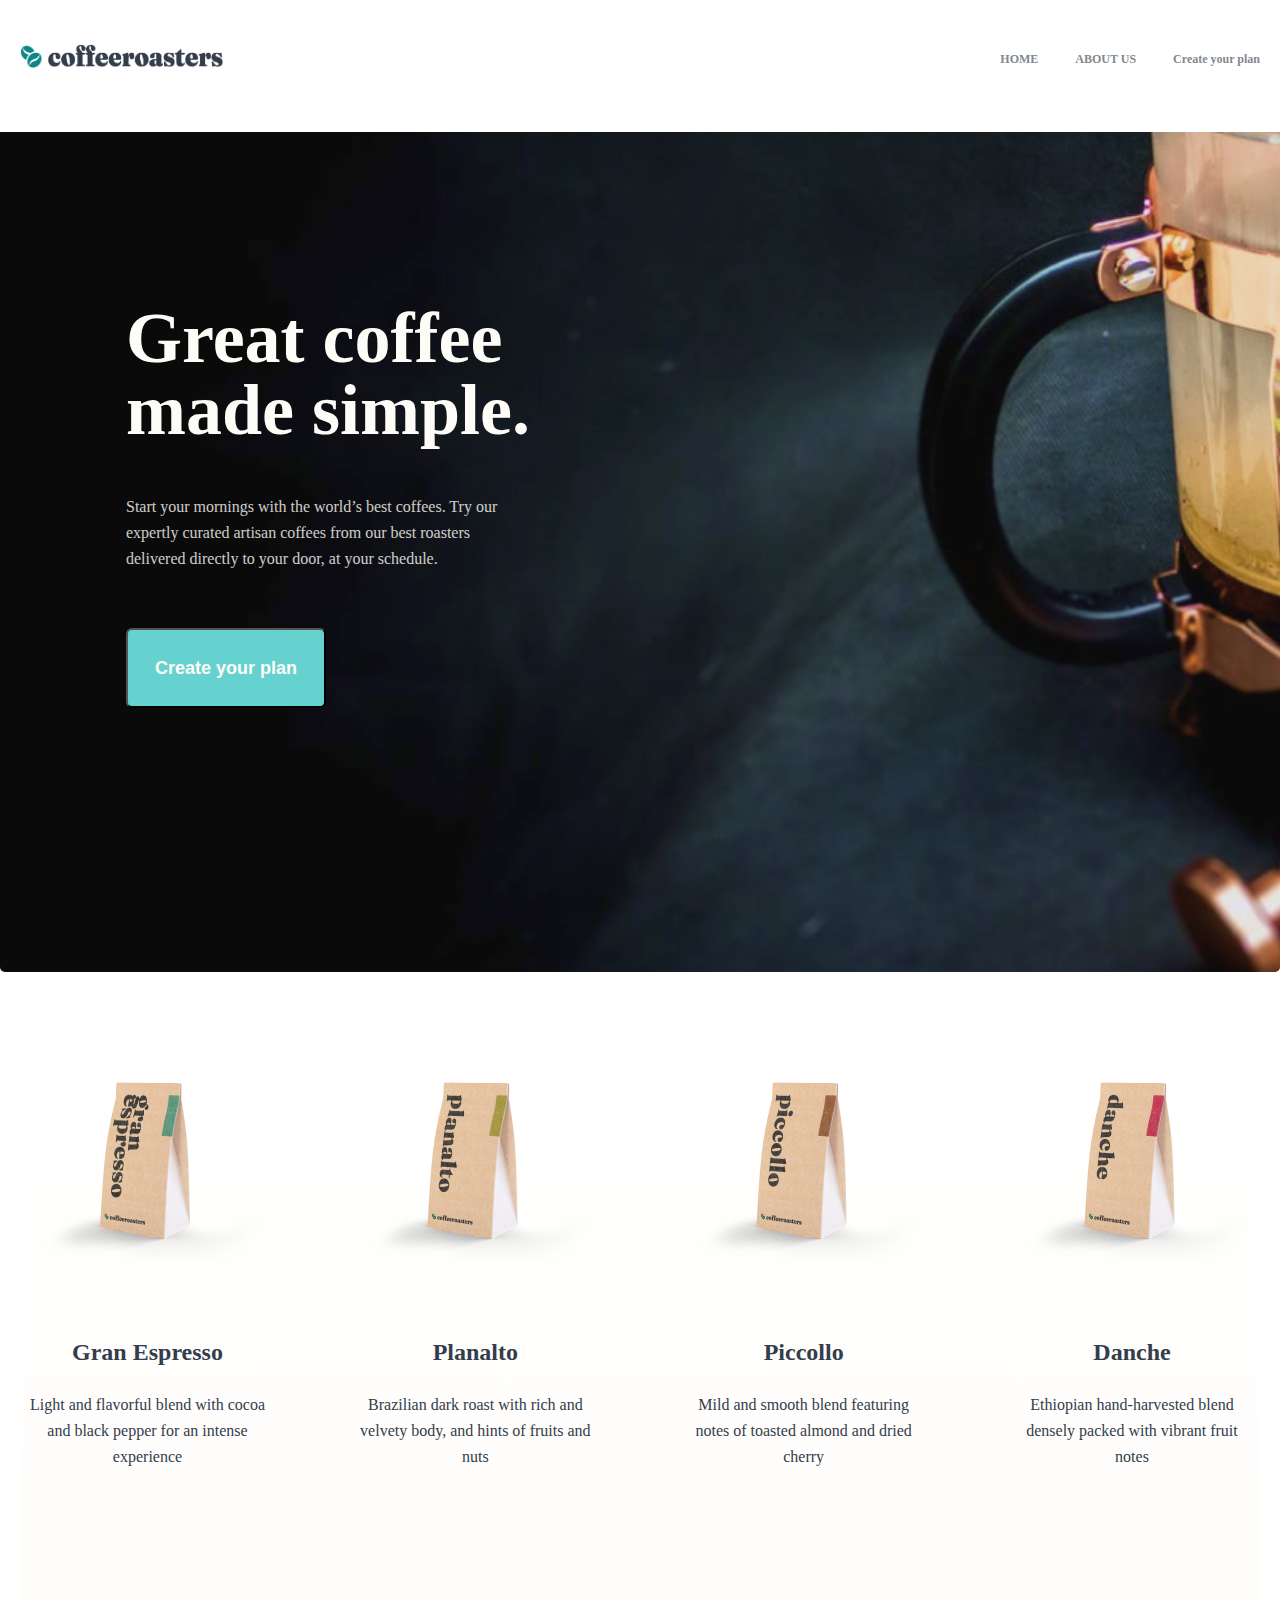
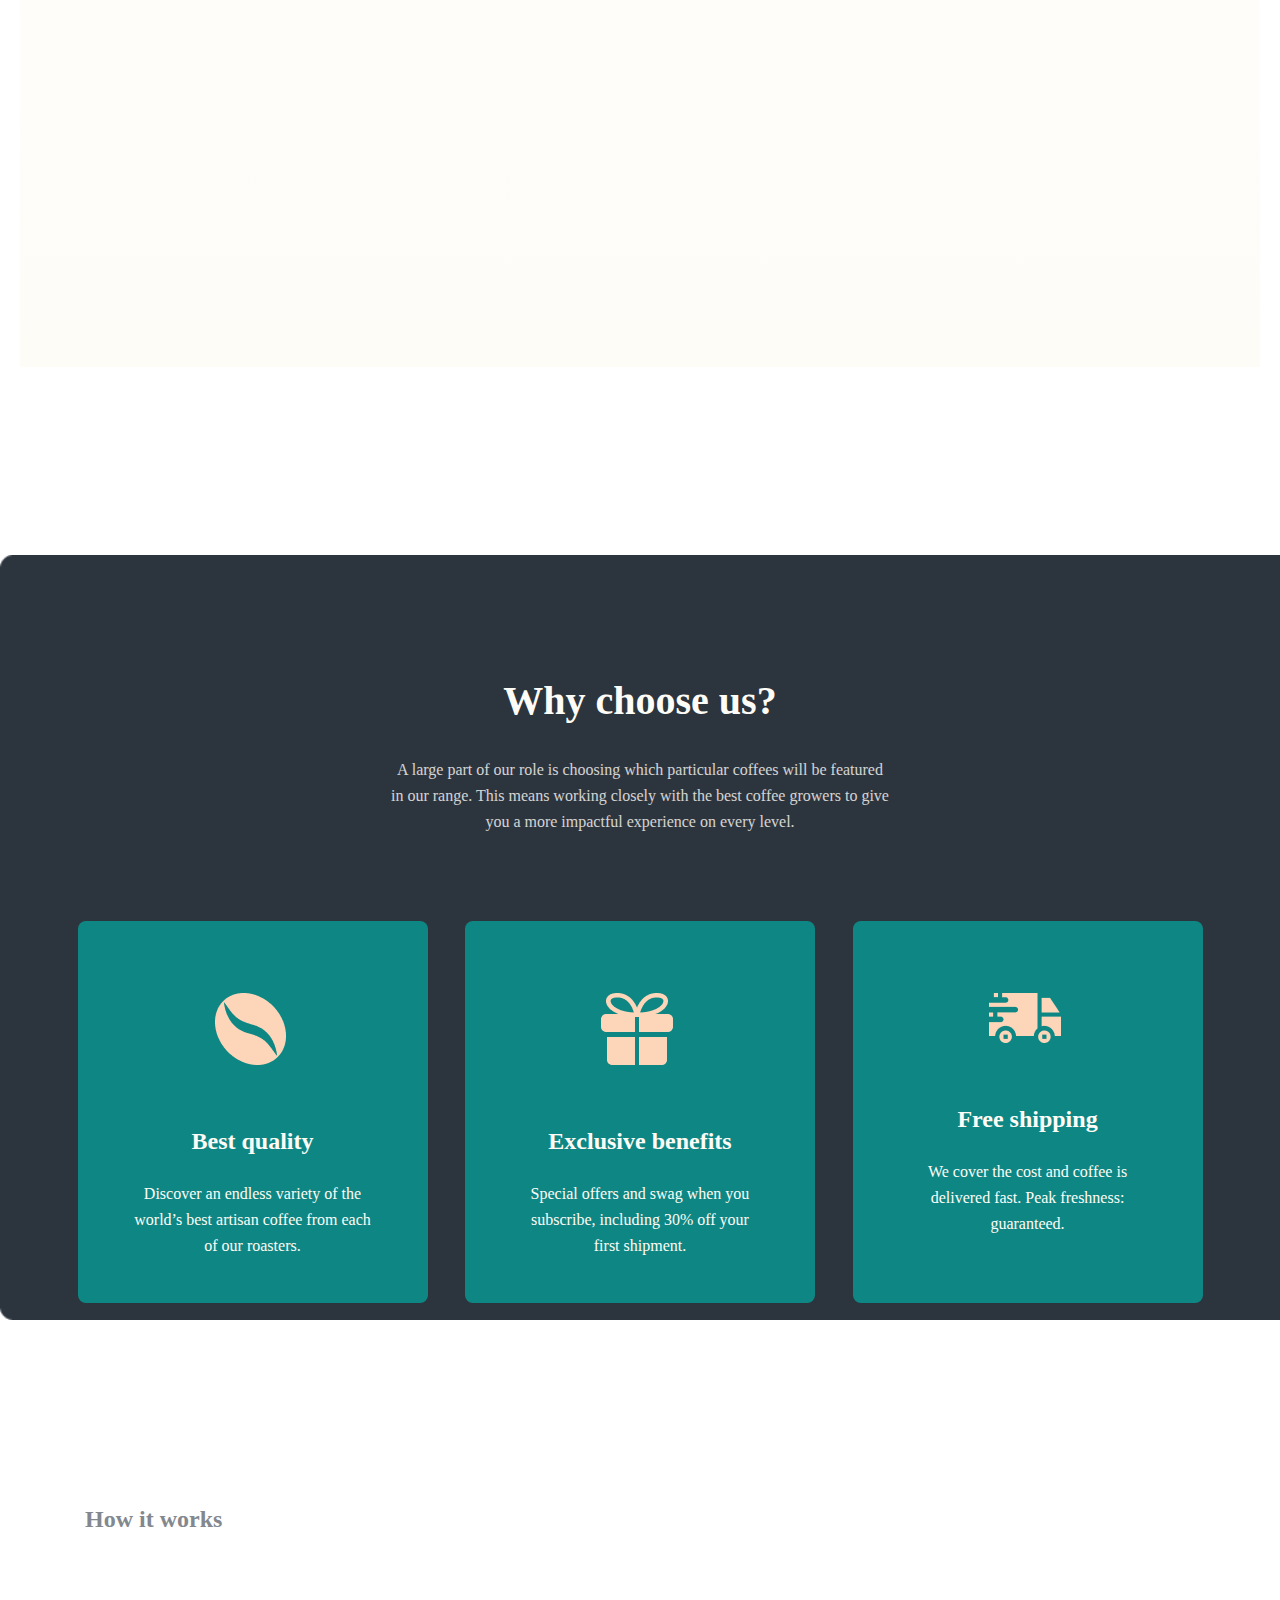
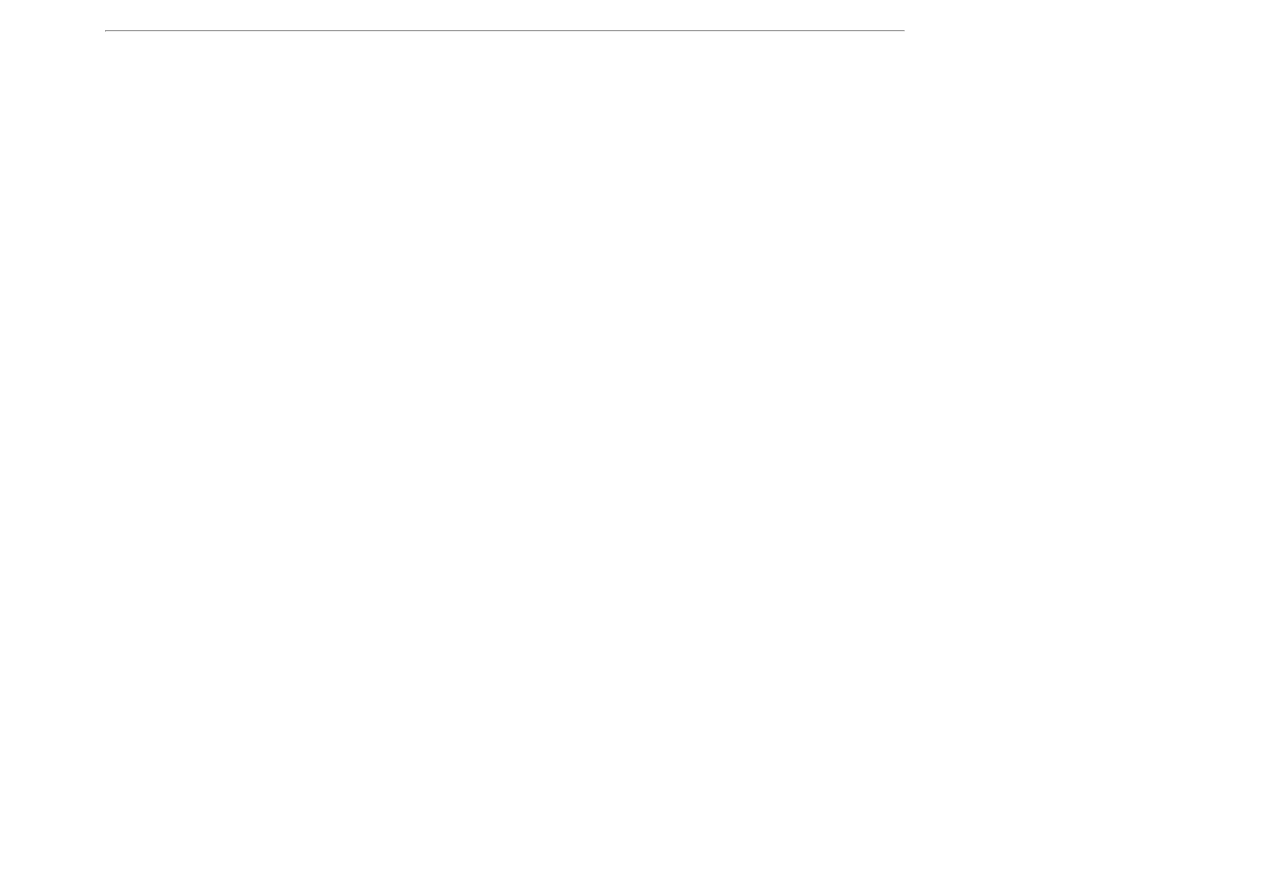
<file: index.html>
<!DOCTYPE html>
<html lang="en">
<head>
    <meta charset="UTF-8">
    <meta http-equiv="X-UA-Compatible" content="IE=edge">
    <meta name="viewport" content="width=device-width, initial-scale=1.0">
    <title>Document</title>
    <link rel="stylesheet" href="main.css">
</head>
<body>
   <header class="container">
    <div class="controler">
        <div class="imgs">
       <a href="#"><img src="./imges/first-picture.png" alt="" class="img"></a>
    </div>
       <div class="navbar">
        <a href="#" class="s sd">HOME</a>
        <a href="#" class="s ssd">ABOUT US</a>
        <a href="#" class="s sssd">Create your plan</a>
       </div>   
</div>
</header>
<main class="mains container">
<div class="container">
    <div class="prefer">
    <h1 class="large">Great coffee<br>
        made simple.</h1>
    </div>
    <div class="prefers">
        <p class="p">Start your mornings with the world’s best coffees. Try our<br> expertly curated artisan coffees from our best roasters<br> delivered directly to your door, at your schedule.</p>
        <button class="create">Create your plan</button>
    </div>
</div>
</main>
<section class="container">
    <div class="gb">
        <div class="box">
            <div>
                <img src="./imges/kopi1 copy.png" alt="">
                <h1 class="under-words">Gran Espresso</h1>
                <p class="information">Light and flavorful blend with cocoa<br> and black pepper for an intense<br> experience</p>
            </div>
            <div>
                <img src="./imges/kopi2.png" alt="">
                <h1 class="under-words">Planalto</h1>
                <p class="information">Brazilian dark roast with rich and<br> velvety body, and hints of fruits and <br>nuts</p>
            </div>
            <div>
                <img src="./imges/kopi3.png" alt="">
                <h1 class="under-words">Piccollo</h1>
                <p class="information">Mild and smooth blend featuring<br> notes of toasted almond and dried<br> cherry</p>
            </div>
            <div>
                <img src="./imges/kopi4.png" alt="">
                <h1 class="under-words">Danche</h1>
                <p class="information">Ethiopian hand-harvested blend<br> densely packed with vibrant fruit<br> notes</p>
            </div>
        </div>
    </div>
</section>
<section class="masks container">
    <div class="container">
        <div class="tables">
            <h1 class="why">Why choose us?</h1>
            <p class="dates-above">A large part of our role is choosing which particular coffees will be featured<br> 
                in our range. This means working closely with the best coffee growers to give<br> 
                you a more impactful experience on every level.</p>
        </div>
        <div class="boxes">
            <div class="widths">
                <img src="./imges/coffee-bean.png" alt="" class="coffee">
                <h1 class="bests">Best quality</h1>
                <p class="ps">Discover an endless variety of the<br> world’s best artisan coffee from each<br> of our roasters.</p>
            </div>
            <div class="widths">
                <img src="./imges/Combined Shape-1.png" alt="" class="coffee">
                <h1 class="bests">Exclusive benefits</h1>
                <p class="ps">Special offers and swag when you<br> subscribe, including 30% off your<br> first shipment.</p>
            </div>
            <div class="widths">
                <img src="./imges/Combined Shape.png" alt="" class="coffee">
                <h1 class="bests">Free shipping</h1>
                <p class="ps">We cover the cost and coffee is<br> delivered fast. Peak freshness:<br> guaranteed.</p>
            </div>     
        </div>
        <h2 class="how">How it works</h2>
    </div>
    <div class="hrs">
<hr class="hr">
    </div>
</section>

<div class="bottom"></div>
</body>
</html>
</file>
<file: main.css>
*{
    box-sizing: border-box;
    margin: 0;
    padding: 0;
}
.container{
    max-width: 1320px;
    margin: 0 auto;
    padding: 0 20px;
}
.controler{
    margin-top: 44px;
    display: flex;
    justify-content: space-between;
    align-items: center;
}
.img{
    width: 203px;
    height: 24px;
}

.s{
    text-decoration: none;
    font-weight: 700;
    font-size: 12px;
    line-height: 15px;    
    color: #83888F;
}
.s:hover{
    font-weight: 700;
    font-size: 12px;
    line-height: 15px;
    letter-spacing: 0.923077px;
    text-transform: uppercase;
    color: #333D4B;
}


.sd{
    margin-left: 33px;
}
.ssd{
    margin-left: 33px;
}
.sssd{
    margin-left: 33px;
}
.mains{
    background-image: url(./imges/Bitmap.png);
    background-repeat: no-repeat;
    width: 100%;
    height: 100vh;
    background-size: cover;
    border-radius: 5px;
    background-position-y: 60px;
}

.large{
    font-weight: 900;
    font-size: 72px;
    line-height: 72px;
    color: #FEFCF7;
     height: 145px;
    padding-top: 230px;
    padding-left: 86px;
}
.p{
    font-weight: 400;
    font-size: 16px;
    line-height: 26px;
    color: #FEFCF7;
    mix-blend-mode: normal;
    opacity: 0.8;
}
.p{
    padding-top: 192px;
    padding-left: 86px;
}
.create{
    font-weight: 900;
    font-size: 18px;
    line-height: 25px;
    text-align: center;
    color: #FEFCF7;
    background: #66D2CF;
    border-radius: 6px;
    width: 200px;
    height: 80px;
    margin-top: 56px;
    margin-left: 86px;
}
.gb{
    background-image: url(./imges/Rectangle.svg);
    height: 100vh;
    width: 100%;
    background-repeat: no-repeat;
    background-size: cover;
    margin-top: 86px;

    
}
.box{
    display: flex;
    justify-content: space-between;
    margin-top: 95px;
}
.under-words{
    font-weight: 900;
    font-size: 24px;
    line-height: 32px;
    text-align: center;
    color: #333D4B;
    padding-top: 71.55px;
}
.information{
    font-weight: 400;
    font-size: 16px;
    line-height: 26px;
    text-align: center;
    color: #333D4B;
    padding-top: 24px;
}
.masks{
    background-image: url(./imges/Mask.png);
    background-size: cover;
    background-repeat: no-repeat;
    widows: 100%;
    height: 85vh;
    margin-top: 188.45px;
}
.why{
    padding-top: 122px;
    font-weight: 900;
    font-size: 40px;
    line-height: 48px;
    text-align: center;
    color: #FEFCF7;
}

.dates-above{
    padding-top: 32px;
    font-weight: 400;
    font-size: 16px;
    line-height: 26px;
    text-align: center;
    color: #FEFCF7;
    opacity: 0.8;
}
.boxes{
    margin-top: 86px;
    display: flex;
    justify-content: space-evenly;
}
.widths{
    width: 350px;
    height: 382px;
    background: #0E8784;
    border-radius: 8px;
}
.coffee{
    margin-left: 136px;
    margin-top: 72px;
}
.bests{
    font-weight: 900;
    font-size: 24px;
    line-height: 32px;
    text-align: center;
    color: #FEFCF7;
    padding-top: 56px;
}
.ps{
    font-weight: 400;
    font-size: 16px;
    line-height: 26px;
    text-align: center;
    color: #FEFCF7;
    padding-top: 24px;
}
.how{
    font-weight: 900;
    font-size: 24px;
    line-height: 32px;
    color: #83888F;
    padding-top: 200px;
    padding-left: 45px;
}
.hrs{

    background-image: url(./imges/Path\ 2.png);
    background-repeat: no-repeat;
    margin-top: 95px;
    width: 800px;
    margin-left: 85px;
}











.bottom{
    margin-bottom: 1150px;
}
</file>
